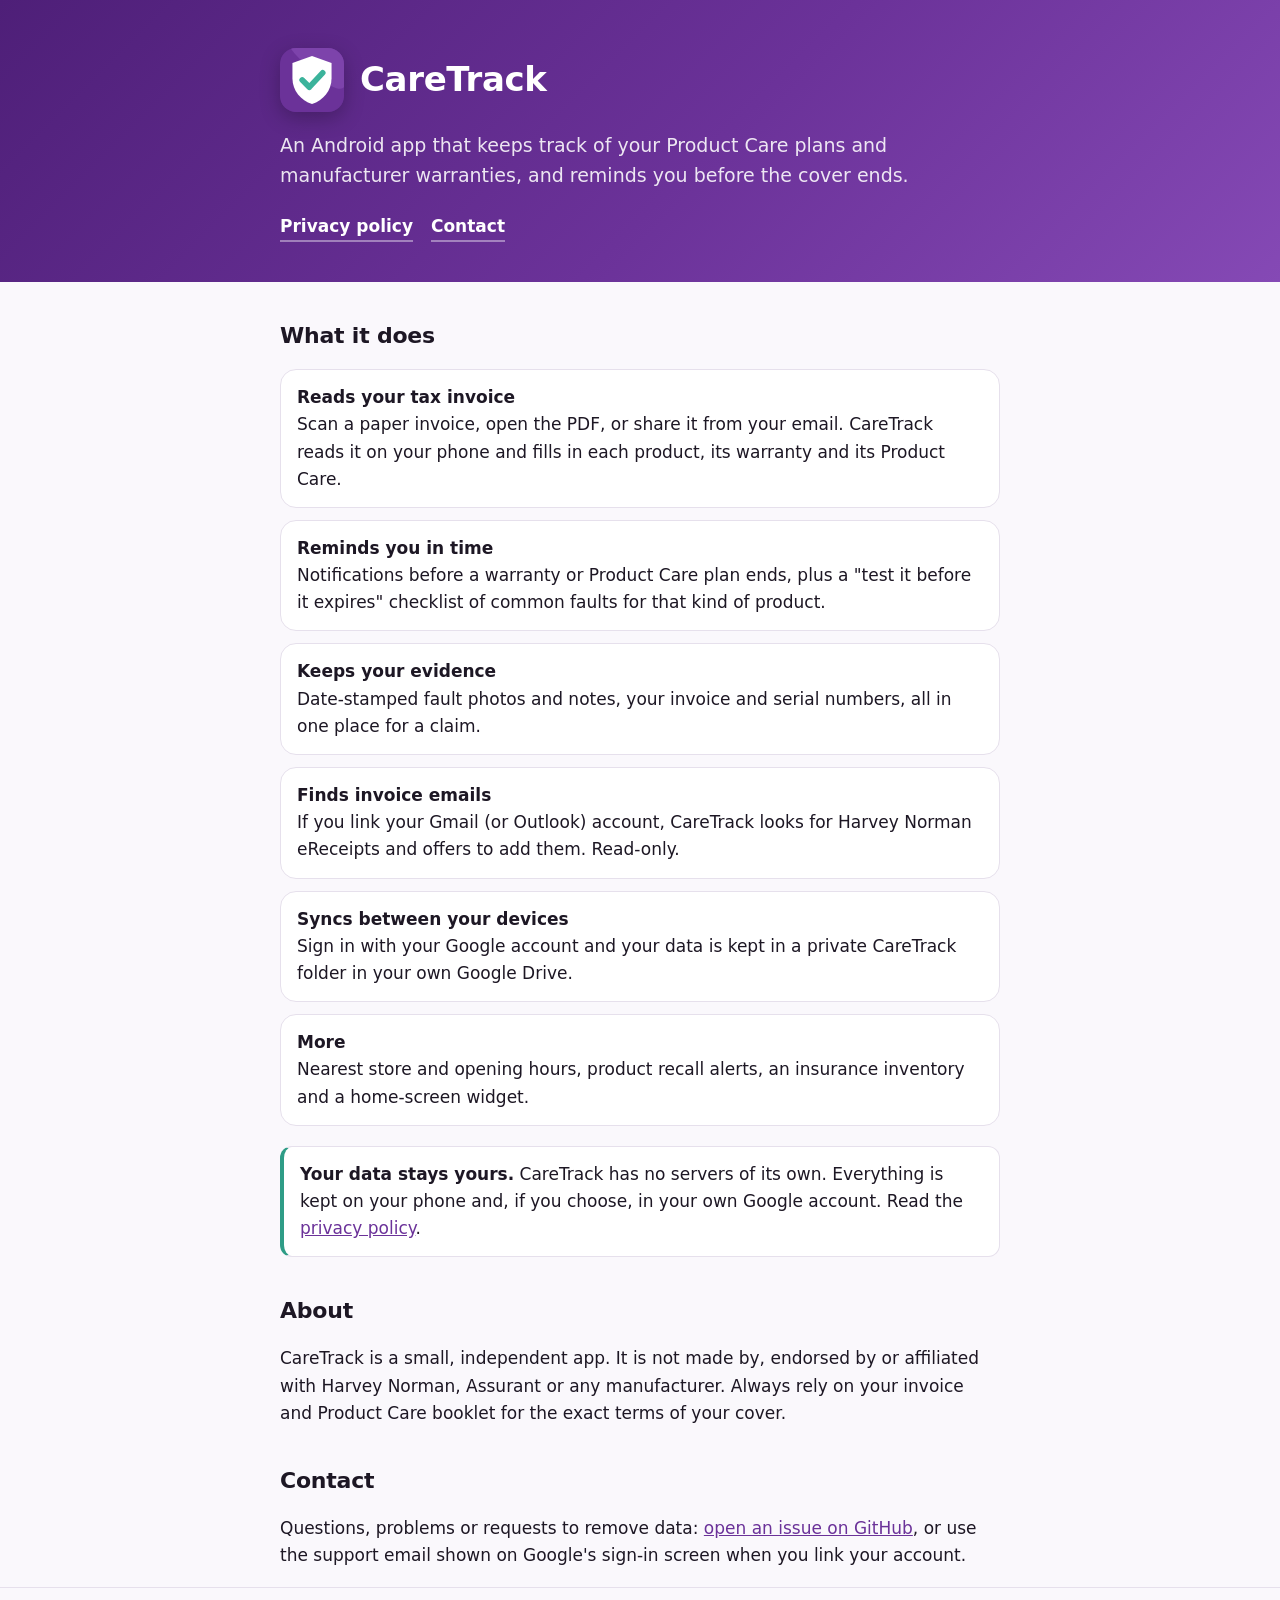
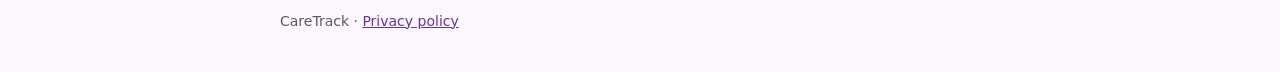
<file: index.html>
<!doctype html>
<html lang="en-AU">
<head>
<meta charset="utf-8">
<meta name="viewport" content="width=device-width, initial-scale=1">
<title>CareTrack</title>
<meta name="description" content="CareTrack is an Android app that keeps track of your Harvey Norman Product Care plans and manufacturer warranties.">
<link rel="icon" href="icon.svg" type="image/svg+xml">
<link rel="stylesheet" href="style.css">
</head>
<body>
<header class="hero">
  <div class="wrap">
    <div class="brand">
      <img src="icon.svg" alt="">
      <h1>CareTrack</h1>
    </div>
    <p class="lead">An Android app that keeps track of your Product Care plans and manufacturer warranties, and reminds you before the cover ends.</p>
    <nav class="top">
      <a href="privacy.html">Privacy policy</a>
      <a href="#contact">Contact</a>
    </nav>
  </div>
</header>
<main class="wrap">
  <h2>What it does</h2>
  <ul class="features">
    <li><b>Reads your tax invoice</b>Scan a paper invoice, open the PDF, or share it from your email. CareTrack reads it on your phone and fills in each product, its warranty and its Product Care.</li>
    <li><b>Reminds you in time</b>Notifications before a warranty or Product Care plan ends, plus a "test it before it expires" checklist of common faults for that kind of product.</li>
    <li><b>Keeps your evidence</b>Date-stamped fault photos and notes, your invoice and serial numbers, all in one place for a claim.</li>
    <li><b>Finds invoice emails</b>If you link your Gmail (or Outlook) account, CareTrack looks for Harvey Norman eReceipts and offers to add them. Read-only.</li>
    <li><b>Syncs between your devices</b>Sign in with your Google account and your data is kept in a private CareTrack folder in your own Google Drive.</li>
    <li><b>More</b>Nearest store and opening hours, product recall alerts, an insurance inventory and a home-screen widget.</li>
  </ul>

  <div class="note">
    <b>Your data stays yours.</b> CareTrack has no servers of its own. Everything is kept on your phone and, if you choose, in your own Google account. Read the <a href="privacy.html">privacy policy</a>.
  </div>

  <h2>About</h2>
  <p>CareTrack is a small, independent app. It is not made by, endorsed by or affiliated with Harvey Norman, Assurant or any manufacturer. Always rely on your invoice and Product Care booklet for the exact terms of your cover.</p>

  <h2 id="contact">Contact</h2>
  <p>Questions, problems or requests to remove data: <a href="https://github.com/MQCareTrack/mqcaretrack.github.io/issues">open an issue on GitHub</a>, or use the support email shown on Google's sign-in screen when you link your account.</p>
</main>
<footer>
  <div class="wrap">CareTrack · <a href="privacy.html">Privacy policy</a></div>
</footer>
</body>
</html>
</file>
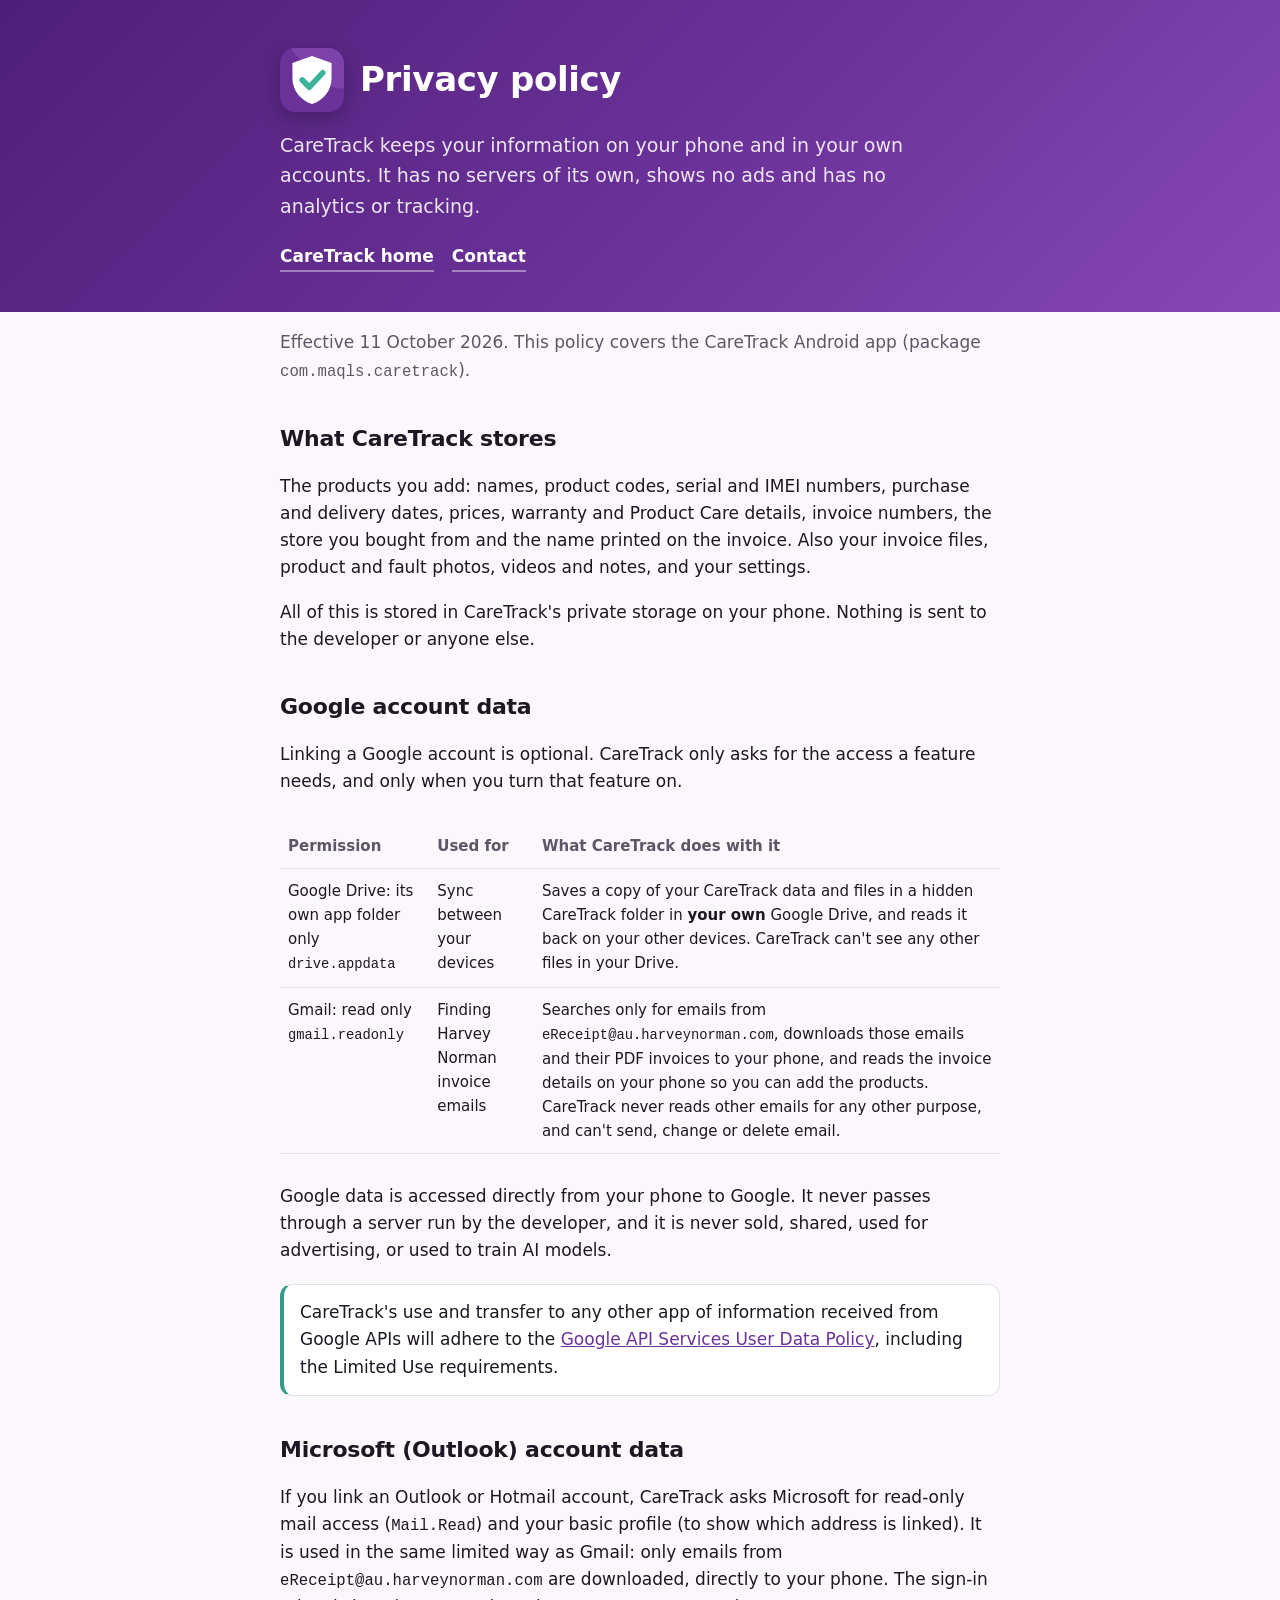
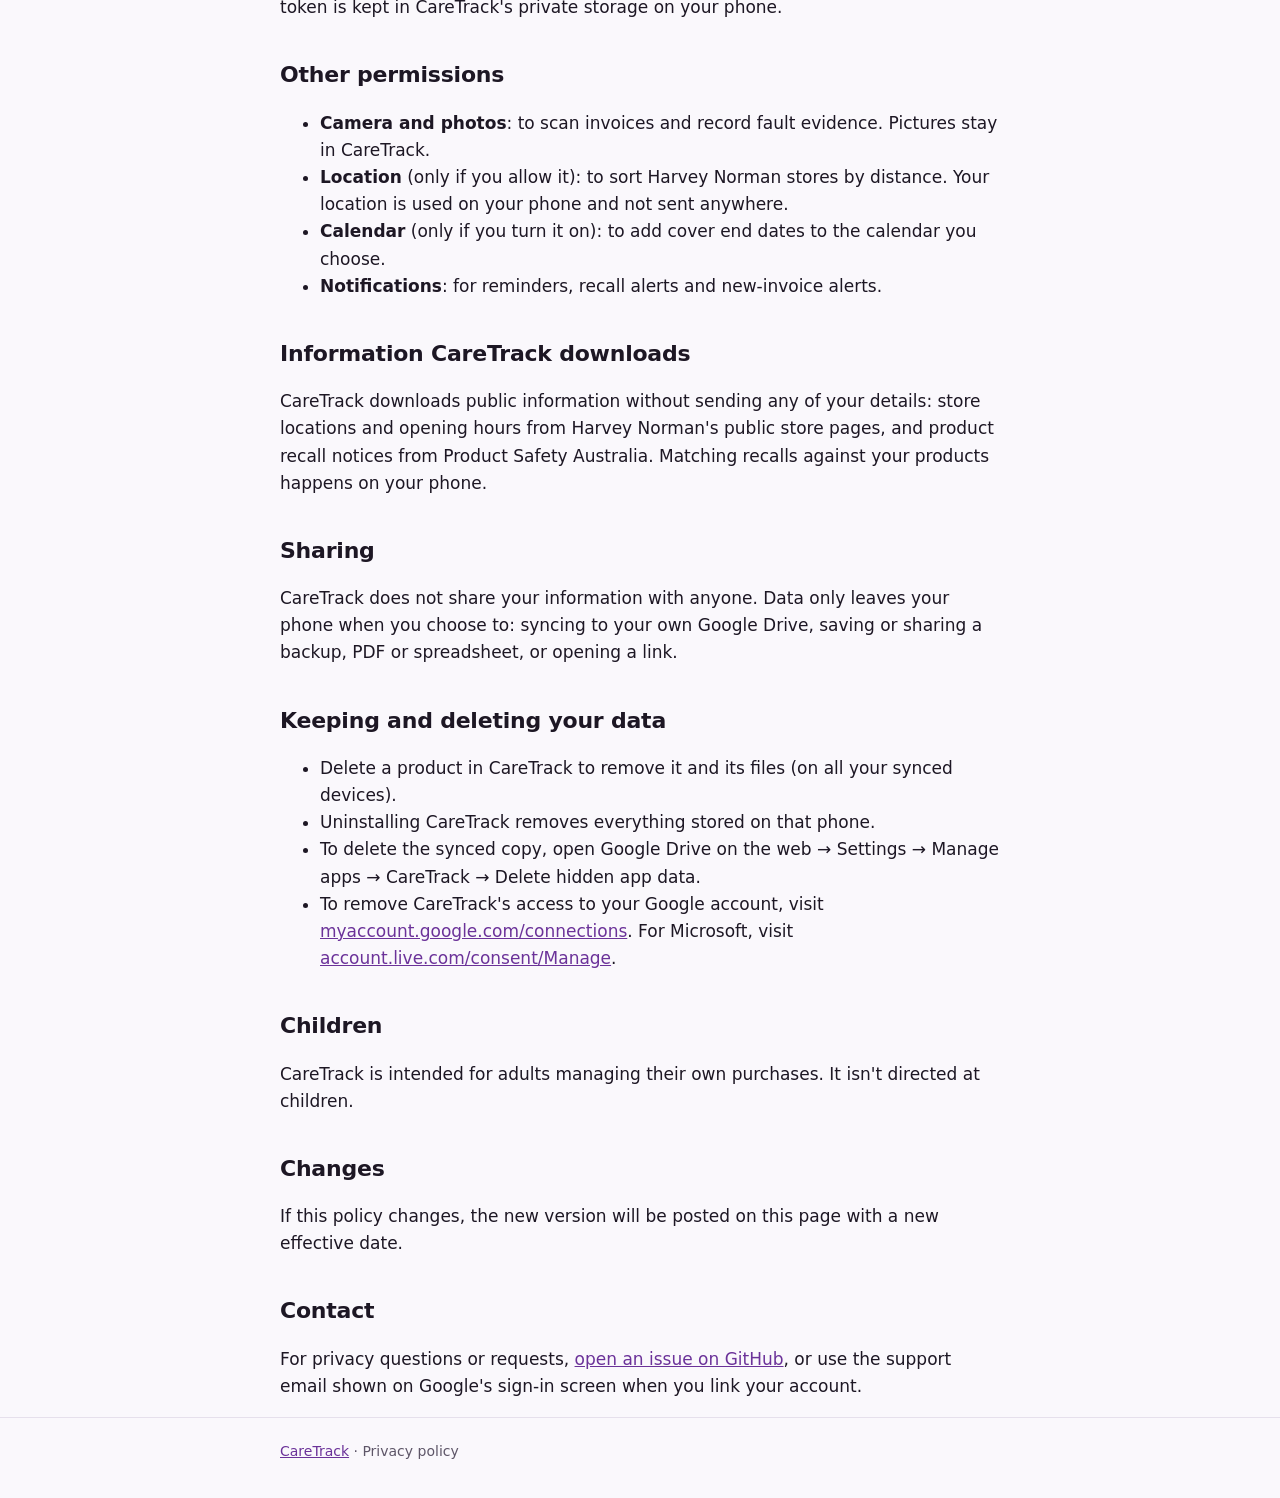
<file: privacy.html>
<!doctype html>
<html lang="en-AU">
<head>
<meta charset="utf-8">
<meta name="viewport" content="width=device-width, initial-scale=1">
<title>CareTrack Privacy Policy</title>
<meta name="description" content="How the CareTrack Android app handles your data, including Google and Microsoft account data.">
<link rel="icon" href="icon.svg" type="image/svg+xml">
<link rel="stylesheet" href="style.css">
</head>
<body>
<header class="hero">
  <div class="wrap">
    <div class="brand">
      <img src="icon.svg" alt="">
      <h1>Privacy policy</h1>
    </div>
    <p class="lead">CareTrack keeps your information on your phone and in your own accounts. It has no servers of its own, shows no ads and has no analytics or tracking.</p>
    <nav class="top">
      <a href="./">CareTrack home</a>
      <a href="#contact">Contact</a>
    </nav>
  </div>
</header>
<main class="wrap">
  <p class="muted">Effective 11 October 2026. This policy covers the CareTrack Android app (package <code>com.maqls.caretrack</code>).</p>

  <h2>What CareTrack stores</h2>
  <p>The products you add: names, product codes, serial and IMEI numbers, purchase and delivery dates, prices, warranty and Product Care details, invoice numbers, the store you bought from and the name printed on the invoice. Also your invoice files, product and fault photos, videos and notes, and your settings.</p>
  <p>All of this is stored in CareTrack's private storage on your phone. Nothing is sent to the developer or anyone else.</p>

  <h2>Google account data</h2>
  <p>Linking a Google account is optional. CareTrack only asks for the access a feature needs, and only when you turn that feature on.</p>
  <div class="table-scroll">
  <table>
    <tr><th>Permission</th><th>Used for</th><th>What CareTrack does with it</th></tr>
    <tr>
      <td>Google Drive: its own app folder only<br><code>drive.appdata</code></td>
      <td>Sync between your devices</td>
      <td>Saves a copy of your CareTrack data and files in a hidden CareTrack folder in <b>your own</b> Google Drive, and reads it back on your other devices. CareTrack can't see any other files in your Drive.</td>
    </tr>
    <tr>
      <td>Gmail: read only<br><code>gmail.readonly</code></td>
      <td>Finding Harvey Norman invoice emails</td>
      <td>Searches only for emails from <code>eReceipt@au.harveynorman.com</code>, downloads those emails and their PDF invoices to your phone, and reads the invoice details on your phone so you can add the products. CareTrack never reads other emails for any other purpose, and can't send, change or delete email.</td>
    </tr>
  </table>
  </div>
  <p>Google data is accessed directly from your phone to Google. It never passes through a server run by the developer, and it is never sold, shared, used for advertising, or used to train AI models.</p>
  <div class="note">CareTrack's use and transfer to any other app of information received from Google APIs will adhere to the <a href="https://developers.google.com/terms/api-services-user-data-policy">Google API Services User Data Policy</a>, including the Limited Use requirements.</div>

  <h2>Microsoft (Outlook) account data</h2>
  <p>If you link an Outlook or Hotmail account, CareTrack asks Microsoft for read-only mail access (<code>Mail.Read</code>) and your basic profile (to show which address is linked). It is used in the same limited way as Gmail: only emails from <code>eReceipt@au.harveynorman.com</code> are downloaded, directly to your phone. The sign-in token is kept in CareTrack's private storage on your phone.</p>

  <h2>Other permissions</h2>
  <ul>
    <li><b>Camera and photos</b>: to scan invoices and record fault evidence. Pictures stay in CareTrack.</li>
    <li><b>Location</b> (only if you allow it): to sort Harvey Norman stores by distance. Your location is used on your phone and not sent anywhere.</li>
    <li><b>Calendar</b> (only if you turn it on): to add cover end dates to the calendar you choose.</li>
    <li><b>Notifications</b>: for reminders, recall alerts and new-invoice alerts.</li>
  </ul>

  <h2>Information CareTrack downloads</h2>
  <p>CareTrack downloads public information without sending any of your details: store locations and opening hours from Harvey Norman's public store pages, and product recall notices from Product Safety Australia. Matching recalls against your products happens on your phone.</p>

  <h2>Sharing</h2>
  <p>CareTrack does not share your information with anyone. Data only leaves your phone when you choose to: syncing to your own Google Drive, saving or sharing a backup, PDF or spreadsheet, or opening a link.</p>

  <h2>Keeping and deleting your data</h2>
  <ul>
    <li>Delete a product in CareTrack to remove it and its files (on all your synced devices).</li>
    <li>Uninstalling CareTrack removes everything stored on that phone.</li>
    <li>To delete the synced copy, open Google Drive on the web → Settings → Manage apps → CareTrack → Delete hidden app data.</li>
    <li>To remove CareTrack's access to your Google account, visit <a href="https://myaccount.google.com/connections">myaccount.google.com/connections</a>. For Microsoft, visit <a href="https://account.live.com/consent/Manage">account.live.com/consent/Manage</a>.</li>
  </ul>

  <h2>Children</h2>
  <p>CareTrack is intended for adults managing their own purchases. It isn't directed at children.</p>

  <h2>Changes</h2>
  <p>If this policy changes, the new version will be posted on this page with a new effective date.</p>

  <h2 id="contact">Contact</h2>
  <p>For privacy questions or requests, <a href="https://github.com/MQCareTrack/mqcaretrack.github.io/issues">open an issue on GitHub</a>, or use the support email shown on Google's sign-in screen when you link your account.</p>
</main>
<footer>
  <div class="wrap"><a href="./">CareTrack</a> · Privacy policy</div>
</footer>
</body>
</html>
</file>
<file: style.css>
:root {
  --bg: #faf8fc;
  --surface: #ffffff;
  --text: #1d1724;
  --muted: #5e5668;
  --line: #e6e0ec;
  --brand: #6b3299;
  --brand-2: #8549b5;
  --teal: #2e9c86;
  color-scheme: light dark;
}
@media (prefers-color-scheme: dark) {
  :root {
    --bg: #141118;
    --surface: #1d1922;
    --text: #efe9f5;
    --muted: #b3a9bf;
    --line: #342d3c;
    --brand: #c9a3ec;
    --brand-2: #b48ae0;
    --teal: #5fcfb7;
  }
}
* { box-sizing: border-box; }
html { -webkit-text-size-adjust: 100%; }
body {
  margin: 0;
  background: var(--bg);
  color: var(--text);
  font: 17px/1.6 system-ui, -apple-system, "Segoe UI", Roboto, sans-serif;
}
.wrap { max-width: 760px; margin: 0 auto; padding: 0 20px; }
header.hero {
  background: linear-gradient(135deg, #4e1f78, #6b3299 55%, #8549b5);
  color: #fff;
  padding: 48px 0 40px;
}
.hero .brand { display: flex; align-items: center; gap: 16px; }
.hero img { width: 64px; height: 64px; border-radius: 16px; box-shadow: 0 6px 20px rgba(0,0,0,.25); }
.hero h1 { margin: 0; font-size: 34px; line-height: 1.15; letter-spacing: -0.01em; }
.hero p.lead { margin: 18px 0 0; font-size: 19px; color: rgba(255,255,255,.88); max-width: 34em; }
nav.top { display: flex; gap: 18px; margin-top: 22px; flex-wrap: wrap; }
nav.top a { color: #fff; font-weight: 600; text-decoration: none; border-bottom: 2px solid rgba(255,255,255,.4); }
nav.top a:hover { border-color: #fff; }
main { padding: 32px 0 56px; }
h2 { font-size: 22px; margin: 36px 0 10px; letter-spacing: -0.01em; }
h3 { font-size: 18px; margin: 24px 0 6px; }
p, li { color: var(--text); }
.muted { color: var(--muted); }
a { color: var(--brand); }
ul.features { list-style: none; padding: 0; margin: 16px 0 0; display: grid; gap: 12px; }
ul.features li {
  background: var(--surface);
  border: 1px solid var(--line);
  border-radius: 16px;
  padding: 14px 16px;
}
ul.features b { display: block; }
.note {
  background: var(--surface);
  border: 1px solid var(--line);
  border-left: 4px solid var(--teal);
  border-radius: 12px;
  padding: 14px 16px;
  margin: 20px 0;
}
table { border-collapse: collapse; width: 100%; margin: 12px 0; font-size: 15px; }
th, td { text-align: left; vertical-align: top; padding: 10px 8px; border-bottom: 1px solid var(--line); }
th { color: var(--muted); font-weight: 600; }
.table-scroll { overflow-x: auto; }
footer { border-top: 1px solid var(--line); padding: 22px 0 40px; font-size: 14px; color: var(--muted); }
code { font-size: 0.92em; }
@media (max-width: 480px) {
  body { font-size: 16px; }
  .hero h1 { font-size: 28px; }
  .hero p.lead { font-size: 17px; }
}
</file>
